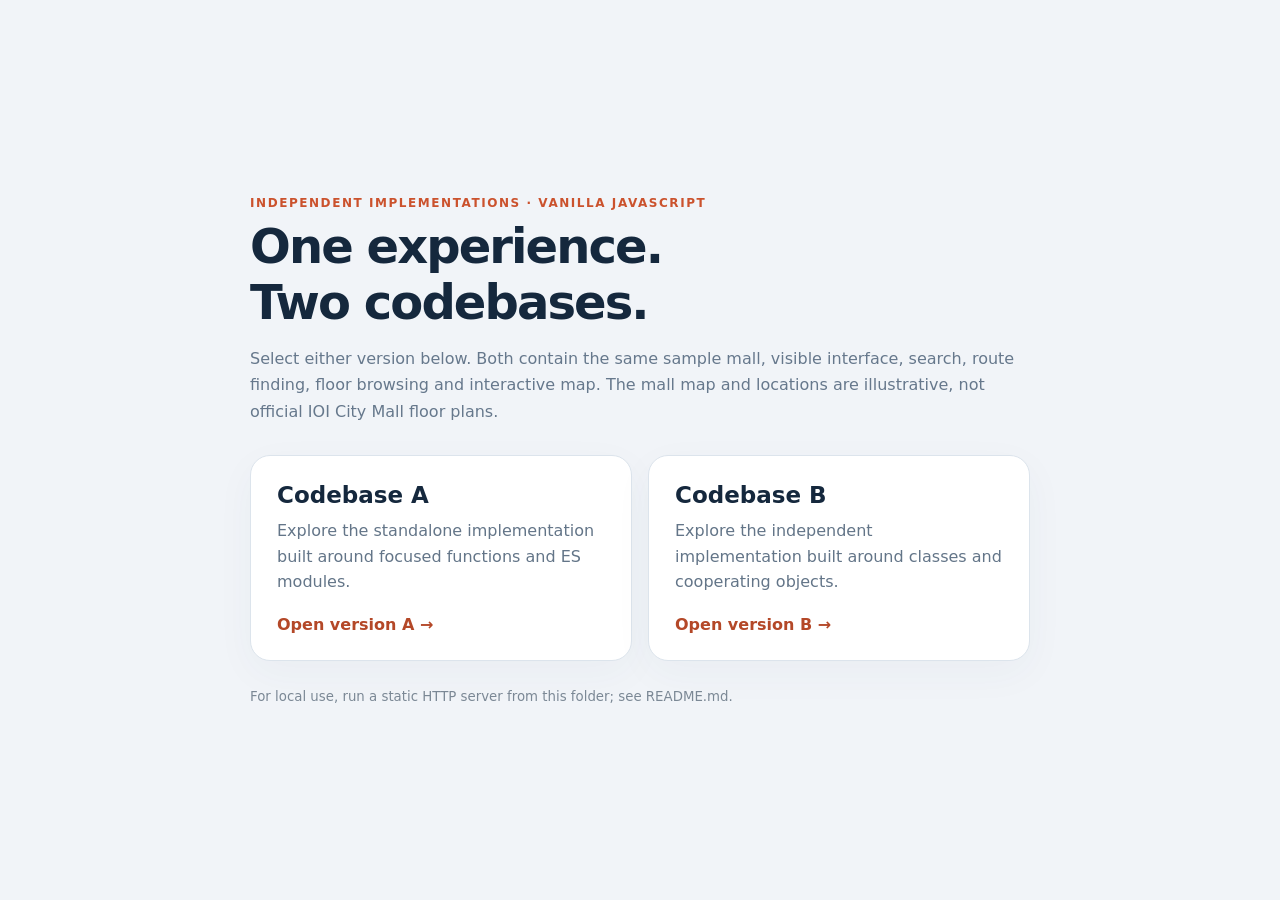
<file: city-mall-wayfinder-comparison/index.html>
<!doctype html>
<html lang="en">
<head><meta charset="utf-8"><meta name="viewport" content="width=device-width, initial-scale=1"><title>Wayfinder | Two-Codebase Comparison</title>
<style>body{font-family:system-ui,-apple-system,Segoe UI,sans-serif;background:#f1f4f8;color:#15283d;margin:0;min-height:100vh;display:grid;place-items:center;padding:24px;box-sizing:border-box}.wrap{max-width:780px;width:100%}.kicker{font-weight:800;color:#cb522d;letter-spacing:.13em;text-transform:uppercase;font-size:12px}h1{font-size:clamp(30px,5vw,48px);letter-spacing:-.04em;margin:8px 0}p{color:#66788c;line-height:1.65}.cards{display:grid;grid-template-columns:repeat(auto-fit,minmax(260px,1fr));gap:16px;margin-top:30px}.card{background:white;border:1px solid #dce4ec;border-radius:20px;padding:26px;text-decoration:none;color:inherit;box-shadow:0 12px 40px #34465b0a}.card:hover{border-color:#ca6d45;transform:translateY(-2px)}.card strong{font-size:23px}.card span{display:block;color:#637588;margin-top:10px;line-height:1.6}.card em{display:inline-block;margin-top:20px;font-style:normal;color:#b44828;font-weight:800}small{display:block;margin-top:28px;color:#7b8895}</style>
</head><body><main class="wrap"><div class="kicker">Independent implementations · Vanilla JavaScript</div><h1>One experience.<br>Two codebases.</h1><p>Select either version below. Both contain the same sample mall, visible interface, search, route finding, floor browsing and interactive map. The mall map and locations are illustrative, not official IOI City Mall floor plans.</p><div class="cards"><a class="card" href="./version-a/"><strong>Codebase A</strong><span>Explore the standalone implementation built around focused functions and ES modules.</span><em>Open version A →</em></a><a class="card" href="./version-b/"><strong>Codebase B</strong><span>Explore the independent implementation built around classes and cooperating objects.</span><em>Open version B →</em></a></div><small>For local use, run a static HTTP server from this folder; see README.md.</small></main></body></html>
</file>
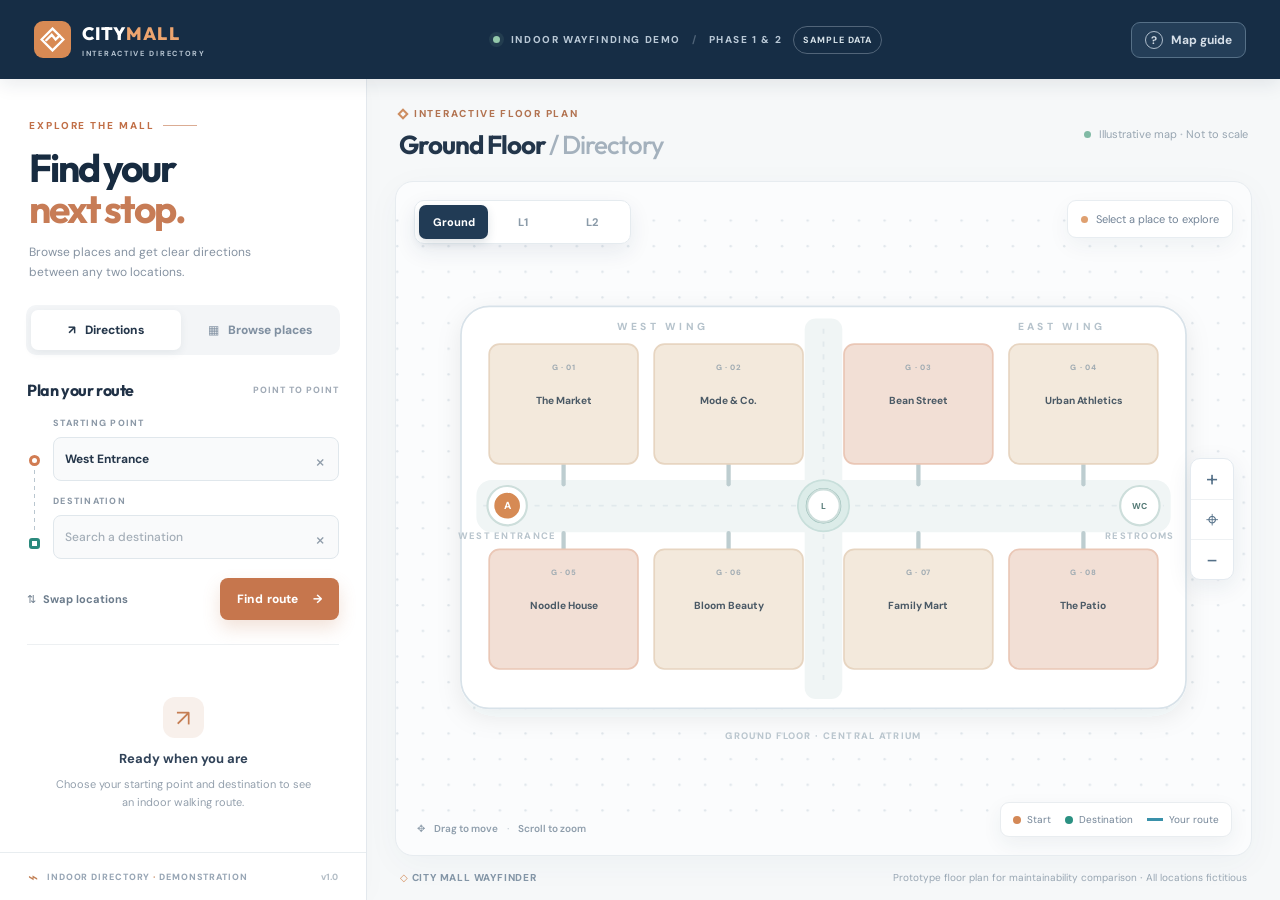
<file: city-mall-wayfinder-comparison/version-a/index.html>
<!doctype html>
<html lang="en">
<head>
  <meta charset="utf-8">
  <meta name="viewport" content="width=device-width, initial-scale=1">
  <meta name="theme-color" content="#152d47">
  <title>City Mall Wayfinder | Indoor Directory Demo</title>
  <link rel="stylesheet" href="styles.css">
</head>
<body>
  <div class="app-shell">
    <header class="topbar">
      <a class="brand" href="./index.html" aria-label="Wayfinder home">
        <span class="brand-mark"><svg viewBox="0 0 32 32" aria-hidden="true"><path d="M16 2 30 16 16 30 2 16Z" fill="none" stroke="currentColor" stroke-width="3"/><path d="M8 17 15 10 20 16 25 11" fill="none" stroke="currentColor" stroke-width="3" stroke-linecap="round"/></svg></span>
        <span class="brand-text"><strong>CITY<span>MALL</span></strong><small>INTERACTIVE DIRECTORY</small></span>
      </a>
      <div class="topbar-center"><span class="status-dot"></span> INDOOR WAYFINDING DEMO <span class="topbar-separator">/</span> PHASE 1 &amp; 2 <span class="demo-pill">SAMPLE DATA</span></div>
      <button id="helpButton" class="help-button" type="button" aria-label="How to use the map"><span class="help-icon">?</span><span>Map guide</span></button>
    </header>

    <div class="workspace">
      <aside class="sidebar" aria-label="Directory controls">
        <div class="sidebar-intro"><span class="eyebrow">EXPLORE THE MALL <span class="eyebrow-line"></span></span><h1>Find your<br><em>next stop.</em></h1><p>Browse places and get clear directions between any two locations.</p></div>
        <div class="tab-switcher" role="tablist" aria-label="Wayfinder mode">
          <button id="tabDirections" class="tab active" type="button" role="tab" aria-selected="true" aria-controls="directionsPanel">↗ <span>Directions</span></button>
          <button id="tabBrowse" class="tab" type="button" role="tab" aria-selected="false" aria-controls="browsePanel">▦ <span>Browse places</span></button>
        </div>

        <section id="directionsPanel" class="sidebar-panel" role="tabpanel" aria-labelledby="tabDirections">
          <div class="section-heading"><h2>Plan your route</h2><span class="minor-label">POINT TO POINT</span></div>
          <div class="trip-fields">
            <div class="journey-thread" aria-hidden="true"><span class="thread-origin"></span><span class="thread-line"></span><span class="thread-destination"></span></div>
            <div class="trip-inputs">
              <div class="field-wrap"><label for="fromInput">STARTING POINT</label><input id="fromInput" class="location-input" autocomplete="off" spellcheck="false" placeholder="Choose starting point" aria-controls="fromSuggestions" aria-autocomplete="list"><button id="clearFrom" class="field-clear" type="button" aria-label="Clear starting point">×</button><div id="fromSuggestions" class="suggestions" role="listbox" hidden></div></div>
              <div class="field-wrap"><label for="toInput">DESTINATION</label><input id="toInput" class="location-input" autocomplete="off" spellcheck="false" placeholder="Search a destination" aria-controls="toSuggestions" aria-autocomplete="list"><button id="clearTo" class="field-clear" type="button" aria-label="Clear destination">×</button><div id="toSuggestions" class="suggestions" role="listbox" hidden></div></div>
            </div>
          </div>
          <div class="route-actions"><button class="swap-button" id="swapButton" type="button">⇅ <span>Swap locations</span></button><button class="route-button" id="routeButton" type="button">Find route <span>→</span></button></div>
          <div id="routeResult" class="route-result" aria-live="polite"><div class="empty-route"><span class="empty-route-icon">↗</span><strong>Ready when you are</strong><p>Choose your starting point and destination to see an indoor walking route.</p></div></div>
          <div class="sidebar-footnote"><span class="mini-cross">✧</span><p>Walking paths and distances in this demo are illustrative. Not for real-world navigation.</p></div>
        </section>

        <section id="browsePanel" class="sidebar-panel" role="tabpanel" aria-labelledby="tabBrowse" hidden>
          <div class="section-heading"><h2>Browse locations</h2><span id="resultCount" class="minor-label">0 PLACES</span></div>
          <div class="browse-search-wrap"><svg viewBox="0 0 24 24" aria-hidden="true"><circle cx="10.5" cy="10.5" r="6.5"/><path d="m15.5 15.5 5 5"/></svg><input type="search" id="browseSearch" placeholder="Search shops or facilities" aria-label="Search places"></div>
          <div id="filterChips" class="filter-chips" aria-label="Filter by category"></div>
          <div id="placeList" class="place-list"></div>
        </section>
        <div class="sidebar-bottom"><span class="signal-icon">⌁</span><span>INDOOR DIRECTORY <strong>·</strong> DEMONSTRATION</span><span class="sidebar-bottom-right">v1.0</span></div>
      </aside>

      <main class="map-area" aria-label="Interactive floor map">
        <div class="map-header"><div><div class="map-kicker"><span class="map-kicker-square"></span> INTERACTIVE FLOOR PLAN</div><h2 id="floorHeading">Ground Floor <span class="map-heading-suffix">/ Directory</span></h2></div><div class="map-meta"><span class="map-meta-dot"></span><span>Illustrative map <strong>·</strong> Not to scale</span></div></div>
        <div class="map-stage" id="mapStage">
          <div class="map-stage-top"><div id="floorButtons" class="floor-switcher" aria-label="Choose a floor"></div><div class="map-status"><span class="map-status-dot"></span><span id="mapStatus">Select a place to explore</span></div></div>
          <svg id="mallMap" class="mall-map" viewBox="0 0 1000 700" aria-label="Interactive indoor mall layout" role="img">
            <defs><pattern id="mapDots" patternUnits="userSpaceOnUse" width="30" height="30"><circle cx="1.5" cy="1.5" r="1.4" fill="#dfe6eb"/></pattern><filter id="mapShadow" x="-20%" y="-20%" width="140%" height="150%"><feDropShadow dx="0" dy="9" stdDeviation="14" flood-color="#19334a" flood-opacity=".08"/></filter></defs>
            <rect x="0" y="0" width="1000" height="700" fill="url(#mapDots)"/>
            <g id="mapViewport"><g id="mapBase"></g><g id="mapPlaces"></g><g id="mapRoute"></g></g>
          </svg>
          <div class="map-zoom" aria-label="Map zoom controls"><button id="zoomIn" type="button" title="Zoom in" aria-label="Zoom in">+</button><button id="resetView" type="button" title="Reset map view" aria-label="Reset map view">⌖</button><button id="zoomOut" type="button" title="Zoom out" aria-label="Zoom out">−</button></div>
          <div class="map-hint">✥ <span>Drag to move</span><span class="hint-divider">·</span><span>Scroll to zoom</span></div>
          <div class="map-legend"><span><i class="legend-dot start"></i> Start</span><span><i class="legend-dot end"></i> Destination</span><span><i class="legend-line"></i> Your route</span></div>
          <div id="placePopup" class="place-popup" hidden></div>
        </div>
        <div class="map-footer"><span><span class="tiny-diamond">◇</span> CITY MALL WAYFINDER</span><span>Prototype floor plan for maintainability comparison <strong>·</strong> All locations fictitious</span></div>
      </main>
    </div>
  </div>
  <dialog id="helpDialog" class="help-dialog"><button id="closeHelp" class="dialog-close" type="button" aria-label="Close help">×</button><span class="eyebrow">QUICK GUIDE</span><h2>Explore with ease.</h2><p>Search locations by name, browse by category, or select any shop directly on the map.</p><div class="help-steps"><div><strong>01</strong><span>Choose a starting point and destination.</span></div><div><strong>02</strong><span>Select <b>Find route</b> to draw a walking path.</span></div><div><strong>03</strong><span>Switch between Ground, Level 1 and Level 2 to follow a multi-floor route.</span></div></div><p class="help-disclaimer">This is an original demonstration of wayfinding concepts, not a reproduction of the mall's official floor plan.</p></dialog>
  <script type="module" src="js/main.js"></script>
</body>
</html>
</file>
<file: city-mall-wayfinder-comparison/version-a/styles.css>
@import url('https://fonts.googleapis.com/css2?family=DM+Sans:wght@400;500;600;700;800&family=Outfit:wght@400;500;600;700;800&display=swap');
:root {
  font-family:'DM Sans',Arial,sans-serif;
  color:#203146;
  background:#f5f7f9;
  font-synthesis:none;
  text-rendering:optimizeLegibility;
  -webkit-font-smoothing:antialiased
}

* {
  box-sizing:border-box
}

body {
  margin:0
}

button,input {
  font:inherit
}

button {
  cursor:pointer
}

button:focus-visible,input:focus-visible,a:focus-visible {
  outline:3px solid #ef9b5e;
  outline-offset:2px
}

button:disabled {
  opacity:.55;
  cursor:not-allowed
}

svg {
  display:block
}

[hidden] {
  display:none!important
}

.app-shell {
  display:flex;
  flex-direction:column;
  height:100vh;
  min-height:640px;
  overflow:hidden
}

.topbar {
  height:79px;
  min-height:79px;
  background:#162d45;
  color:white;
  display:flex;
  align-items:center;
  justify-content:space-between;
  padding:0 34px;
  box-shadow:0 5px 18px #172b3d18;
  z-index:10
}

.brand {
  display:flex;
  gap:11px;
  align-items:center;
  text-decoration:none;
  color:white;
  min-width:210px
}

.brand-mark {
  width:37px;
  height:37px;
  background:#d88a54;
  display:grid;
  place-items:center;
  border-radius:9px;
  color:#fff
}

.brand-mark svg {
  width:25px;
  height:25px
}

.brand-text {
  display:flex;
  flex-direction:column;
  line-height:1
}

.brand-text strong {
  font:800 18px 'Outfit',sans-serif;
  letter-spacing:.06em
}

.brand-text strong span {
  color:#eda56f
}

.brand-text small {
  font-weight:700;
  font-size:7.4px;
  letter-spacing:.23em;
  margin-top:5px;
  color:#b7c5d2
}

.topbar-center {
  display:flex;
  gap:11px;
  align-items:center;
  color:#b9c8d6;
  letter-spacing:.16em;
  font-size:10px;
  font-weight:800
}

.status-dot {
  height:7px;
  width:7px;
  border-radius:50%;
  background:#94c9ab;
  box-shadow:0 0 0 4px #94c9ab19
}

.topbar-separator {
  opacity:.35
}

.demo-pill {
  padding:7px 9px;
  border:1px solid #526579;
  border-radius:30px;
  font-size:9px;
  letter-spacing:.1em;
  color:#d5e0e7
}

.help-button {
  border:1px solid #567087;
  background:#243e58;
  color:#d7e0e9;
  padding:8px 13px;
  border-radius:9px;
  display:flex;
  align-items:center;
  gap:8px;
  font-size:12px;
  font-weight:700
}

.help-icon {
  border:1.4px solid #adbccb;
  border-radius:50%;
  width:18px;
  height:18px;
  display:grid;
  place-items:center;
  font-size:11px
}

.workspace {
  display:flex;
  min-height:0;
  flex:1
}

.sidebar {
  width:367px;
  flex:none;
  background:white;
  border-right:1px solid #e3e8ed;
  display:flex;
  flex-direction:column;
  overflow:hidden;
  z-index:5;
  box-shadow:5px 0 22px #13283b04
}

.sidebar-intro {
  padding:34px 29px 22px
}

.eyebrow {
  display:inline-flex;
  align-items:center;
  gap:9px;
  color:#c16f47;
  font-weight:800;
  letter-spacing:.19em;
  font-size:10px
}

.eyebrow-line {
  width:34px;
  height:1px;
  background:#dbac93
}

.sidebar-intro h1 {
  font:700 39px/1.05 'Outfit',sans-serif;
  letter-spacing:-.055em;
  margin:14px 0 12px;
  color:#172b40
}

.sidebar-intro h1 em {
  font-style:normal;
  color:#c77c56
}

.sidebar-intro p {
  color:#8592a1;
  font-size:12px;
  line-height:1.7;
  max-width:274px;
  margin:0
}

.tab-switcher {
  background:#f3f5f7;
  padding:5px;
  border-radius:10px;
  display:flex;
  margin:0 26px 25px;
  gap:5px
}

.tab {
  flex:1;
  background:transparent;
  border:0;
  border-radius:7px;
  color:#8090a1;
  padding:12px 4px;
  font-size:12px;
  font-weight:800
}

.tab.active {
  background:white;
  color:#25374b;
  box-shadow:0 3px 9px #2b405313
}

.tab span {
  margin-left:6px
}

.sidebar-panel {
  padding:0 27px 10px;
  min-height:0;
  flex:1;
  overflow-y:auto;
  scrollbar-color:#d9e0e8 transparent;
  scrollbar-width:thin
}

.section-heading {
  display:flex;
  align-items:center;
  justify-content:space-between;
  margin-bottom:17px
}

.section-heading h2 {
  font:700 16px 'Outfit',sans-serif;
  letter-spacing:-.025em;
  margin:0
}

.minor-label {
  font-size:9px;
  font-weight:800;
  letter-spacing:.11em;
  color:#a0aab6
}

.trip-fields {
  display:flex;
  gap:12px;
  position:relative
}

.journey-thread {
  width:14px;
  display:flex;
  flex-direction:column;
  align-items:center;
  padding-top:38px;
  gap:4px
}

.thread-origin,.thread-destination {
  border:3px solid #d17c52;
  height:11px;
  width:11px;
  border-radius:50%;
  flex:none
}

.thread-destination {
  border-radius:3px;
  border-color:#2b8a7d
}

.thread-line {
  height:64px;
  width:1px;
  background:repeating-linear-gradient(to bottom,#b9c6cf 0 4px,transparent 4px 8px)
}

.trip-inputs {
  flex:1;
  min-width:0;
  display:flex;
  flex-direction:column;
  gap:14px
}

.field-wrap {
  position:relative
}

.field-wrap label {
  display:block;
  font-size:9px;
  font-weight:800;
  color:#8b98a6;
  letter-spacing:.14em;
  margin-bottom:8px
}

.location-input {
  width:100%;
  border:1px solid #e0e7ec;
  border-radius:8px;
  background:#f9fafb;
  color:#25364a;
  padding:13px 32px 13px 11px;
  outline:0;
  font-size:12px;
  font-weight:700;
  text-overflow:ellipsis
}

.location-input:focus {
  border-color:#d39b77;
  background:white;
  box-shadow:0 0 0 3px #d8a27f19
}

.location-input::placeholder {
  font-weight:500;
  color:#a4aeb8
}

.field-clear {
  position:absolute;
  right:7px;
  bottom:8px;
  border:0;
  border-radius:50%;
  width:25px;
  height:25px;
  color:#8f9caa;
  background:transparent;
  font-size:19px
}

.field-clear:hover {
  background:#eef1f4
}

.suggestions {
  position:absolute;
  top:100%;
  left:0;
  right:0;
  background:#fff;
  border:1px solid #e4eaf0;
  box-shadow:0 16px 40px #0e2f4a22;
  border-radius:10px;
  max-height:240px;
  overflow:auto;
  z-index:25;
  padding:5px;
  margin-top:4px
}

.suggestion {
  display:flex;
  gap:10px;
  align-items:center;
  width:100%;
  border:0;
  background:transparent;
  text-align:left;
  padding:10px;
  border-radius:7px;
  font-size:12px;
  color:#243548
}

.suggestion:hover,.suggestion:focus {
  background:#f3f6f8
}

.suggestion small {
  display:block;
  color:#93a0ad;
  font-size:10px;
  margin-top:2px
}

.suggestion-icon {
  width:27px;
  height:27px;
  display:grid;
  place-items:center;
  background:#f4e9e1;
  color:#b46c46;
  border-radius:6px;
  font-weight:800
}

.no-suggestions {
  padding:14px;
  font-size:12px;
  color:#8a97a4
}

.route-actions {
  margin:19px 0 24px;
  display:flex;
  align-items:center;
  gap:7px
}

.swap-button {
  flex:1;
  display:flex;
  align-items:center;
  gap:7px;
  border:0;
  background:transparent;
  color:#6c7c8c;
  font-weight:700;
  font-size:11px;
  padding:11px 0
}

.swap-button:first-letter {
  font-size:16px
}

.route-button {
  background:#c6764d;
  color:white;
  font-size:12px;
  letter-spacing:.015em;
  border:0;
  padding:13px 17px;
  border-radius:8px;
  font-weight:800;
  white-space:nowrap;
  box-shadow:0 8px 18px #bf6f4333
}

.route-button:hover {
  background:#ae6039
}

.route-button span {
  margin-left:11px
}

.route-result {
  border-top:1px solid #edf0f2;
  padding-top:17px
}

.empty-route {
  min-height:193px;
  text-align:center;
  display:flex;
  flex-direction:column;
  align-items:center;
  justify-content:center;
  padding:8px 25px
}

.empty-route-icon {
  display:grid;
  place-items:center;
  width:41px;
  height:41px;
  background:#f8f0eb;
  color:#c57d52;
  border-radius:12px;
  font-size:23px;
  margin-bottom:12px
}

.empty-route strong {
  font-size:13px;
  color:#304258
}

.empty-route p {
  margin:8px 0;
  color:#94a0ad;
  line-height:1.65;
  font-size:11px
}

.sidebar-footnote {
  display:flex;
  align-items:flex-start;
  gap:9px;
  margin:30px 0 18px;
  border-radius:9px;
  background:#f5f7f9;
  padding:11px;
  color:#8e9ca9
}

.mini-cross {
  color:#bc845b
}

.sidebar-footnote p {
  font-size:10px;
  line-height:1.55;
  margin:0
}

.route-heading {
  display:flex;
  justify-content:space-between;
  align-items:center;
  margin-bottom:14px
}

.route-heading strong {
  font-size:13px
}

.route-heading button {
  font-size:10px;
  border:0;
  color:#a56b50;
  background:transparent;
  font-weight:800
}

.route-metrics {
  display:flex;
  gap:9px;
  margin-bottom:17px
}

.metric {
  flex:1;
  background:#f6f8f9;
  border-radius:10px;
  padding:12px;
  display:flex;
  flex-direction:column;
  gap:3px
}

.metric strong {
  font:800 22px 'Outfit',sans-serif;
  color:#233a50
}

.metric small {
  color:#91a0ae;
  font-size:10px
}

.route-note {
  font-size:10px;
  color:#8595a5;
  margin-top:12px;
  line-height:1.5
}

.step {
  display:flex;
  gap:12px;
  padding:11px 0;
  position:relative
}

.step:not(:last-child) {
  border-bottom:1px solid #eff2f4
}

.step-index {
  background:#e9f1ee;
  color:#277968;
  width:25px;
  height:25px;
  flex:none;
  display:grid;
  place-items:center;
  border-radius:8px;
  font-weight:800;
  font-size:11px
}

.step strong {
  display:block;
  font-size:12px;
  color:#263c51
}

.step small {
  display:block;
  margin-top:4px;
  color:#8a98a6;
  font-size:11px;
  line-height:1.5
}

.route-floor-buttons {
  display:flex;
  gap:5px;
  flex-wrap:wrap;
  margin-top:8px
}

.route-floor-buttons button {
  border-radius:6px;
  border:1px solid #d9e5e9;
  background:#fff;
  color:#417e82;
  padding:6px 9px;
  font-size:10px;
  font-weight:800
}

.browse-search-wrap {
  display:flex;
  gap:9px;
  align-items:center;
  border:1px solid #e1e8ed;
  background:#f9fafb;
  border-radius:9px;
  padding:0 12px
}

.browse-search-wrap svg {
  width:17px;
  height:17px;
  stroke:#9aabb8;
  fill:none;
  stroke-width:2
}

.browse-search-wrap input {
  border:0;
  background:transparent;
  outline:0;
  padding:13px 0;
  font-size:12px;
  width:100%;
  min-width:0
}

.filter-chips {
  display:flex;
  gap:7px;
  overflow:auto;
  padding:15px 0 19px;
  scrollbar-width:none
}

.filter-chips::-webkit-scrollbar {
  display:none
}

.filter-chip {
  flex:none;
  border:1px solid #e2e8ed;
  border-radius:20px;
  padding:7px 10px;
  font-size:10px;
  font-weight:700;
  color:#8192a2;
  background:white
}

.filter-chip.active {
  border-color:#cb835e;
  background:#fcf0e9;
  color:#a85f38
}

.place-list {
  display:flex;
  flex-direction:column;
  gap:9px;
  padding-bottom:16px
}

.place-card {
  background:#fff;
  border:1px solid #e6ebef;
  border-radius:10px;
  padding:12px 12px 10px
}

.place-card:hover {
  border-color:#caab97;
  background:#fffdfa
}

.place-card-main {
  display:flex;
  gap:10px;
  align-items:flex-start;
  width:100%;
  border:0;
  background:transparent;
  text-align:left;
  color:inherit;
  padding:0
}

.place-card-icon {
  width:35px;
  height:35px;
  border-radius:9px;
  background:#f5f0eb;
  color:#c2774b;
  display:grid;
  place-items:center;
  font-size:14px;
  flex:none
}

.place-card-name {
  flex:1;
  min-width:0
}

.place-card-name strong {
  display:block;
  font-size:12px;
  margin:2px 0 4px
}

.place-card-name small {
  color:#91a0ad;
  font-size:10px
}

.place-card-chevron {
  color:#a1acb7;
  font-size:15px
}

.place-card-actions {
  display:flex;
  gap:7px;
  margin:10px 0 0 45px
}

.place-card-actions button {
  border:1px solid #e4e8ed;
  color:#6c7d8d;
  background:#fff;
  border-radius:6px;
  font-size:10px;
  font-weight:700;
  padding:6px 8px
}

.place-card-actions button:hover {
  color:#a96743;
  border-color:#d8a889
}

.browse-empty {
  color:#8d9ca8;
  font-size:12px;
  line-height:1.6;
  margin:30px 0;
  text-align:center
}

.sidebar-bottom {
  border-top:1px solid #e8edf0;
  min-height:48px;
  display:flex;
  align-items:center;
  gap:8px;
  padding:0 28px;
  flex:none;
  font-size:9px;
  letter-spacing:.10em;
  color:#98a6b5;
  font-weight:800
}

.sidebar-bottom strong {
  color:#c28055
}

.signal-icon {
  font-size:17px;
  color:#c28055
}

.sidebar-bottom-right {
  margin-left:auto;
  letter-spacing:0;
  color:#b3bdc6
}

.map-area {
  flex:1;
  min-width:0;
  display:flex;
  flex-direction:column;
  background:#f6f8f9;
  padding:25px 28px 16px
}

.map-header {
  display:flex;
  align-items:center;
  justify-content:space-between;
  min-height:77px;
  padding:0 4px 17px
}

.map-kicker {
  display:flex;
  gap:7px;
  align-items:center;
  color:#b27351;
  font-size:10px;
  font-weight:800;
  letter-spacing:.17em
}

.map-kicker-square {
  width:8px;
  height:8px;
  border:2px solid #cd8d60;
  transform:rotate(45deg)
}

.map-header h2 {
  font:700 26px 'Outfit',sans-serif;
  letter-spacing:-.04em;
  color:#23364b;
  margin:8px 0 0
}

.map-heading-suffix {
  color:#a4b1bd;
  font-weight:500
}

.map-meta {
  font-size:11px;
  color:#97a5b1;
  display:flex;
  align-items:center;
  gap:8px
}

.map-meta-dot {
  width:7px;
  height:7px;
  background:#81baa5;
  border-radius:50%
}

.map-meta strong,.map-footer strong {
  color:#b4bfc8
}

.map-stage {
  position:relative;
  background:#fbfcfd;
  border:1px solid #e7ecf0;
  box-shadow:0 8px 34px #2545620a;
  border-radius:18px;
  flex:1;
  min-height:0;
  overflow:hidden
}

.mall-map {
  position:absolute;
  inset:0;
  width:100%;
  height:100%;
  cursor:grab;
  touch-action:none;
  user-select:none
}

.mall-map.dragging {
  cursor:grabbing
}

.map-stage-top {
  position:absolute;
  top:18px;
  left:18px;
  right:18px;
  display:flex;
  align-items:flex-start;
  justify-content:space-between;
  z-index:3;
  pointer-events:none;
  gap:12px
}

.floor-switcher {
  display:flex;
  background:#fff;
  border:1px solid #e5ebef;
  padding:4px;
  border-radius:10px;
  box-shadow:0 8px 22px #1d364f15;
  pointer-events:auto
}

.floor-button {
  font-size:11px;
  font-weight:800;
  padding:10px 12px;
  border-radius:7px;
  border:0;
  background:transparent;
  color:#8b9ba9;
  min-width:69px
}

.floor-button.active {
  color:white;
  background:#213b55;
  box-shadow:0 4px 10px #243b5525
}

.map-status {
  display:flex;
  align-items:center;
  gap:8px;
  background:#fff;
  border:1px solid #e8edf1;
  border-radius:9px;
  padding:11px 13px;
  font-size:11px;
  color:#738497;
  box-shadow:0 8px 22px #1d364f0d
}

.map-status-dot {
  width:7px;
  height:7px;
  background:#dfa070;
  border-radius:50%
}

.map-zoom {
  position:absolute;
  right:17px;
  top:50%;
  transform:translateY(-50%);
  display:flex;
  flex-direction:column;
  background:#fff;
  border:1px solid #e4eaf0;
  border-radius:10px;
  box-shadow:0 6px 25px #1c365116;
  z-index:4;
  overflow:hidden
}

.map-zoom button {
  height:40px;
  width:42px;
  border:0;
  background:transparent;
  color:#547088;
  font-size:22px
}

.map-zoom button+button {
  border-top:1px solid #eef1f3
}

.map-zoom button:hover {
  background:#f4f7f9
}

.map-hint {
  position:absolute;
  bottom:20px;
  left:21px;
  display:flex;
  gap:9px;
  align-items:center;
  color:#8f9eac;
  font-size:10px;
  font-weight:600;
  pointer-events:none
}

.hint-divider {
  color:#c8d1d8
}

.map-legend {
  position:absolute;
  bottom:18px;
  right:19px;
  display:flex;
  gap:14px;
  background:#fff;
  box-shadow:0 7px 20px #193c5510;
  padding:10px 12px;
  border:1px solid #e9edf0;
  border-radius:9px;
  color:#748597;
  font-size:10px
}

.map-legend span {
  display:flex;
  gap:6px;
  align-items:center
}

.legend-dot {
  width:8px;
  height:8px;
  border-radius:50%;
  display:inline-block;
  background:#d48856
}

.legend-dot.end {
  background:#2b9182
}

.legend-line {
  width:16px;
  height:0;
  border-top:3px solid #3a91aa
}

.map-footer {
  display:flex;
  justify-content:space-between;
  align-items:center;
  padding:15px 5px 0;
  font-size:10px;
  color:#99a7b4
}

.map-footer>span:first-child {
  letter-spacing:.08em;
  font-weight:800;
  color:#8597a8
}

.tiny-diamond {
  color:#d38b57
}

.map-outline {
  fill:#fff;
  stroke:#d8e2e9;
  stroke-width:2
}

.map-wing-label {
  font-size:12px;
  letter-spacing:4px;
  fill:#b6c3cc;
  font-weight:800;
  pointer-events:none
}

.map-floor-label {
  font-size:11px;
  fill:#bac6ce;
  font-weight:800;
  letter-spacing:1.5px;
  pointer-events:none
}

.corridor {
  fill:#f0f5f5
}

.corridor-line {
  stroke:#e1e9ec;
  stroke-dasharray:6 9;
  stroke-width:2;
  fill:none;
  pointer-events:none
}

.map-room {
  stroke-width:2;
  cursor:pointer;
  transition:stroke .15s,filter .15s
}

.map-room.shopping {
  fill:#f3e9dc;
  stroke:#e7d5c1
}

.map-room.food {
  fill:#f2dfd5;
  stroke:#eac7b6
}

.map-room.entertainment {
  fill:#e5e8f4;
  stroke:#d2d8eb
}

.map-room.facilities {
  fill:#dceeea;
  stroke:#c5e2db
}

.poi-group:hover .map-room,.poi-group:focus .map-room {
  stroke:#b77a4c;
  filter:brightness(.98)
}

.poi-group.selected .map-room {
  stroke:#bd7647;
  stroke-width:3
}

.poi-group {
  cursor:pointer;
  outline:none
}

.poi-group:focus-visible .map-room {
  stroke:#cc8554;
  stroke-width:4
}

.map-room-text {
  font:700 12px 'DM Sans',sans-serif;
  fill:#4a5965;
  pointer-events:none;
  text-anchor:middle
}

.map-room-code {
  font:800 9px 'DM Sans',sans-serif;
  fill:#a1acb3;
  text-anchor:middle;
  pointer-events:none;
  letter-spacing:.8px
}

.room-door {
  stroke:#bdcdd0;
  stroke-width:5;
  stroke-linecap:round;
  pointer-events:none
}

.map-facility {
  fill:#fff;
  stroke:#cddedb;
  stroke-width:2.5;
  cursor:pointer
}

.map-facility-label {
  font-size:10px;
  font-weight:800;
  fill:#567b77;
  text-anchor:middle;
  pointer-events:none
}

.map-facility.selected {
  stroke:#c6764d;
  stroke-width:3.5
}

.facility-marker {
  cursor:pointer;
  outline:none
}

.facility-marker:focus-visible circle {
  stroke:#d39c5c;
  stroke-width:4
}

.route-outline {
  fill:none;
  stroke:#fff;
  stroke-width:15;
  stroke-linecap:round;
  stroke-linejoin:round;
  opacity:.96;
  pointer-events:none
}

.route-line {
  fill:none;
  stroke:#2f8fad;
  stroke-width:7;
  stroke-linecap:round;
  stroke-linejoin:round;
  stroke-dasharray:13 9;
  animation:route-dash 9s linear infinite;
  pointer-events:none
}

.route-pin {
  stroke:white;
  stroke-width:4
}

.route-pin.start {
  fill:#d68a54
}

.route-pin.end {
  fill:#2a9a88
}

.route-pin-label {
  fill:#fff;
  font-size:12px;
  font-weight:800;
  text-anchor:middle;
  pointer-events:none
}

@keyframes route-dash {
  to {
    stroke-dashoffset:-350
  }
}

.floor-change {
  fill:#fff;
  stroke:#2c8da8;
  stroke-width:4
}

.floor-change-text {
  fill:#27849e;
  font-size:12px;
  font-weight:800;
  text-anchor:middle;
  pointer-events:none
}

.place-popup {
  position:absolute;
  left:50%;
  bottom:58px;
  transform:translateX(-50%);
  background:#fff;
  border:1px solid #dce4e9;
  border-radius:13px;
  padding:14px 14px 12px;
  box-shadow:0 13px 35px #172d4530;
  width:260px;
  z-index:6
}

.popup-top {
  display:flex;
  justify-content:space-between;
  align-items:start
}

.popup-top h3 {
  font:700 15px 'Outfit',sans-serif;
  margin:0 0 4px
}

.popup-top button {
  border:0;
  background:#f5f7f8;
  color:#8b99a5;
  border-radius:6px;
  font-size:18px;
  width:24px;
  height:24px
}

.popup-location {
  font-size:10px;
  font-weight:700;
  color:#be825b
}

.popup-description {
  font-size:11px;
  line-height:1.5;
  color:#8594a3;
  margin:8px 0 12px
}

.popup-buttons {
  display:flex;
  gap:7px
}

.popup-buttons button {
  flex:1;
  border:1px solid #dfe6eb;
  border-radius:7px;
  padding:9px 5px;
  background:white;
  color:#62798b;
  font-weight:800;
  font-size:10px
}

.popup-buttons button:last-child {
  background:#bf7753;
  color:white;
  border-color:#bf7753
}

.help-dialog {
  max-width:min(440px,calc(100% - 30px));
  border:0;
  border-radius:17px;
  padding:29px;
  box-shadow:0 24px 90px #10253d55;
  color:#21384c
}

.help-dialog::backdrop {
  background:#10243c88
}

.help-dialog h2 {
  font:700 28px 'Outfit',sans-serif;
  letter-spacing:-.04em;
  margin:10px 0
}

.help-dialog p {
  font-size:12px;
  line-height:1.7;
  color:#82919f
}

.dialog-close {
  position:absolute;
  right:18px;
  top:15px;
  border:0;
  background:#f0f2f5;
  border-radius:8px;
  width:30px;
  height:30px;
  color:#8795a5;
  font-size:20px
}

.help-steps {
  margin-top:20px
}

.help-steps>div {
  display:flex;
  gap:13px;
  padding:11px 0;
  border-top:1px solid #ebeff2;
  font-size:12px;
  color:#536779
}

.help-steps strong {
  color:#c27650
}

.help-disclaimer {
  background:#f7f8f8;
  padding:11px;
  border-radius:9px
}

.route-error {
  border:1px solid #f0ded6;
  background:#fff8f4;
  padding:14px;
  border-radius:10px;
  font-size:11px;
  color:#af6645;
  line-height:1.55
}

.route-loading {
  font-size:12px;
  color:#8e9ea8
}

@media(max-width:1040px) {
  .sidebar {
    width:340px
  }
  .sidebar-intro {
    padding-top:25px
  }
  .map-area {
    padding:18px
  }
  .map-meta {
    display:none
  }
  .topbar-center {
    font-size:9px
  }
}

@media(max-width:760px) {
  .app-shell {
    height:auto;
    min-height:100vh;
    overflow:visible
  }
  .topbar {
    height:65px;
    min-height:65px;
    padding:0 16px
  }
  .topbar-center {
    display:none
  }
  .brand {
    min-width:auto
  }
  .help-button>span:last-child {
    display:none
  }
  .workspace {
    display:flex;
    flex-direction:column
  }
  .sidebar {
    width:100%;
    max-height:none;
    overflow:visible;
    border:0
  }
  .sidebar-intro {
    padding:19px 20px 12px
  }
  .sidebar-intro h1 {
    font-size:29px;
    margin:8px 0
  }
  .sidebar-intro h1 br {
    display:none
  }
  .sidebar-intro h1 em {
    margin-left:5px
  }
  .sidebar-intro p {
    max-width:none
  }
  .tab-switcher {
    margin:0 18px 15px
  }
  .sidebar-panel {
    overflow:visible;
    padding:0 20px
  }
  .sidebar-bottom {
    display:none
  }
  .sidebar-footnote {
    margin:14px 0
  }
  .map-area {
    padding:13px 12px 18px;
    min-height:510px
  }
  .map-header {
    min-height:72px;
    padding-bottom:9px
  }
  .map-header h2 {
    font-size:21px
  }
  .map-stage {
    min-height:395px
  }
  .map-stage-top {
    top:10px;
    left:10px;
    right:10px
  }
  .floor-button {
    min-width:48px;
    padding:9px 7px
  }
  .map-status {
    display:none
  }
  .map-hint {
    bottom:55px;
    left:12px
  }
  .map-legend {
    bottom:10px;
    right:10px;
    left:10px;
    justify-content:center
  }
  .map-zoom {
    right:10px
  }
  .map-footer>span:last-child {
    display:none
  }
  .map-footer {
    padding:12px 5px
  }
  .place-popup {
    bottom:66px;
    width:min(260px,calc(100% - 30px))
  }
}

@media(max-width:370px) {
  .route-actions {
    flex-wrap:wrap
  }
  .swap-button,.route-button {
    flex:1;
    justify-content:center
  }
}

.route-pin,.route-pin-label,.floor-change,.floor-change-text {
  pointer-events:none
}

.map-floor-label {
  text-anchor:middle
}
</file>
